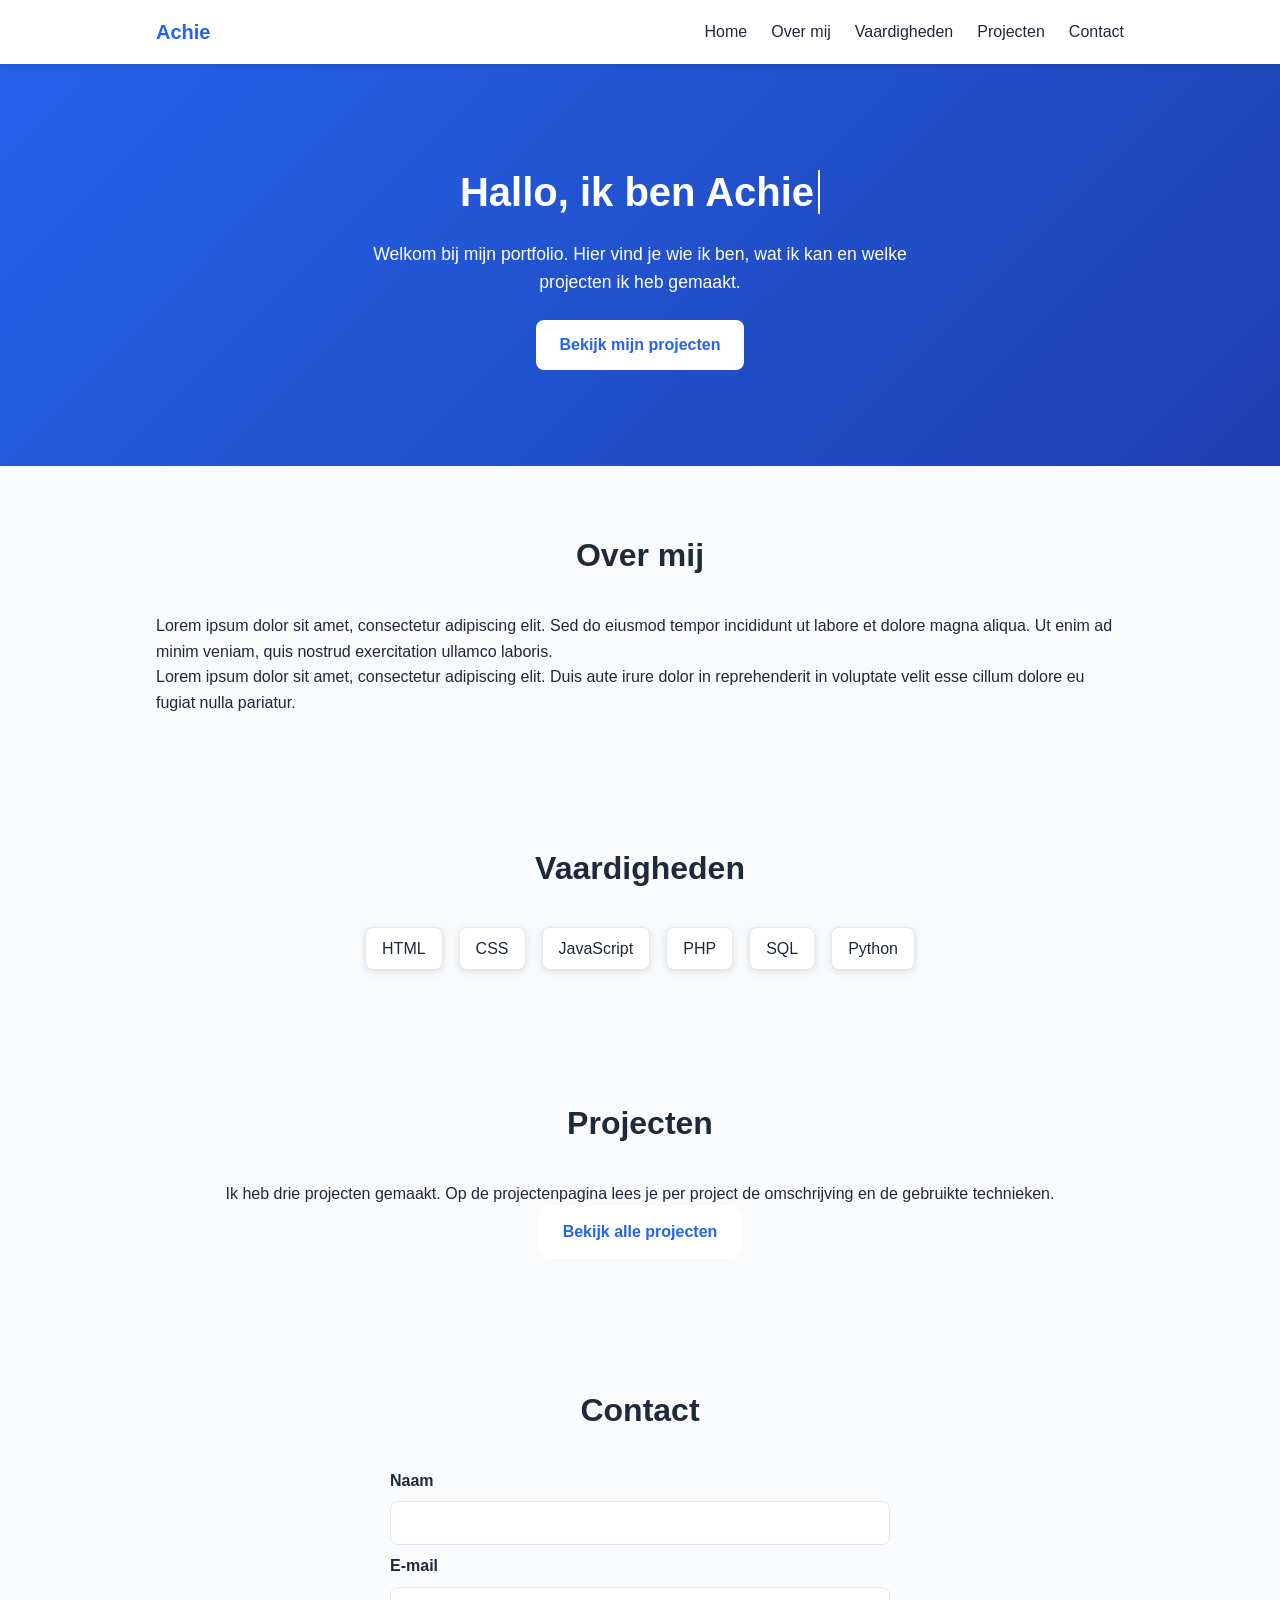
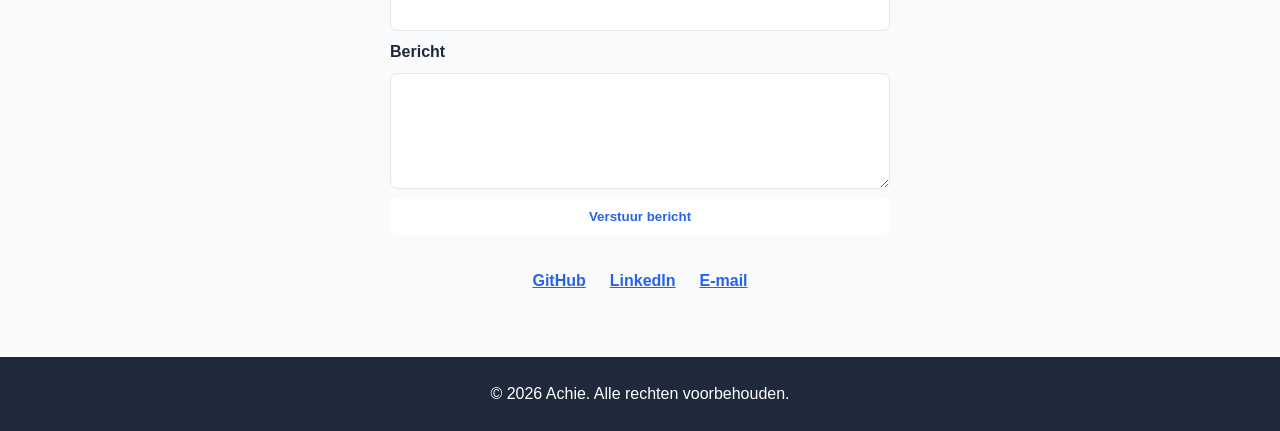
<file: index.html>
<!DOCTYPE html>
<html lang="nl">
  <head>
    <meta charset="UTF-8" />
    <meta name="viewport" content="width=device-width, initial-scale=1.0" />
    <title>Achie – Portfolio</title>
    <link rel="stylesheet" href="css/style.css" />
  </head>
  <body>
    <header class="site-header">
      <nav class="navbar">
        <a href="index.html" class="logo">Achie</a>

        <button
          class="menu-toggle"
          id="menu-toggle"
          aria-expanded="false"
          aria-controls="nav-menu"
          aria-label="Menu openen"
        >
          &#9776;
        </button>

        <ul class="nav-menu" id="nav-menu">
          <li><a href="index.html">Home</a></li>
          <li><a href="#over-mij">Over mij</a></li>
          <li><a href="#vaardigheden">Vaardigheden</a></li>
          <li><a href="projecten.html">Projecten</a></li>
          <li><a href="#contact">Contact</a></li>
        </ul>
      </nav>
    </header>

    <main>
      <section class="hero" id="home">
        <h1>Hallo, ik ben <span id="typing-text"></span></h1>
        <p>
          Welkom bij mijn portfolio. Hier vind je wie ik ben, wat ik kan en
          welke projecten ik heb gemaakt.
        </p>
        <a href="projecten.html" class="btn">Bekijk mijn projecten</a>
      </section>

      <section class="section" id="over-mij">
        <h2>Over mij</h2>
        <p>
          Lorem ipsum dolor sit amet, consectetur adipiscing elit. Sed do
          eiusmod tempor incididunt ut labore et dolore magna aliqua. Ut enim
          ad minim veniam, quis nostrud exercitation ullamco laboris.
        </p>
        <p>
          Lorem ipsum dolor sit amet, consectetur adipiscing elit. Duis aute
          irure dolor in reprehenderit in voluptate velit esse cillum dolore eu
          fugiat nulla pariatur.
        </p>
      </section>

      <section class="section" id="vaardigheden">
        <h2>Vaardigheden</h2>
        <div class="skills" id="skills-container"></div>
      </section>

      <section class="section" id="projecten-overzicht">
        <h2>Projecten</h2>
        <p style="text-align: center">
          Ik heb drie projecten gemaakt. Op de projectenpagina lees je per
          project de omschrijving en de gebruikte technieken.
        </p>
        <p style="text-align: center">
          <a href="projecten.html" class="btn">Bekijk alle projecten</a>
        </p>
      </section>

      <section class="section" id="contact">
        <h2>Contact</h2>

        <form id="contact-form" novalidate>
          <label for="naam">Naam</label>
          <input type="text" id="naam" name="naam" autocomplete="name" />

          <label for="email">E-mail</label>
          <input type="email" id="email" name="email" autocomplete="email" />

          <label for="bericht">Bericht</label>
          <textarea id="bericht" name="bericht" rows="5"></textarea>

          <button type="submit" class="btn">Verstuur bericht</button>
        </form>

        <p class="form-status" id="form-status" role="status"></p>

        <ul class="socials">
          <li>
            <a href="https://github.com/[jouw-gebruikersnaam]" target="_blank" rel="noopener">GitHub</a>
          </li>
          <li>
            <a href="https://linkedin.com/in/[jouw-gebruikersnaam]" target="_blank" rel="noopener">LinkedIn</a>
          </li>
          <li>
            <a href="mailto:[jouw-email@example.com]">E-mail</a>
          </li>
        </ul>
      </section>
    </main>

    <footer class="site-footer">
      <p>&copy; <span id="year"></span> Achie. Alle rechten voorbehouden.</p>
    </footer>

    <script src="js/script.js"></script>
  </body>
</html>
</file>
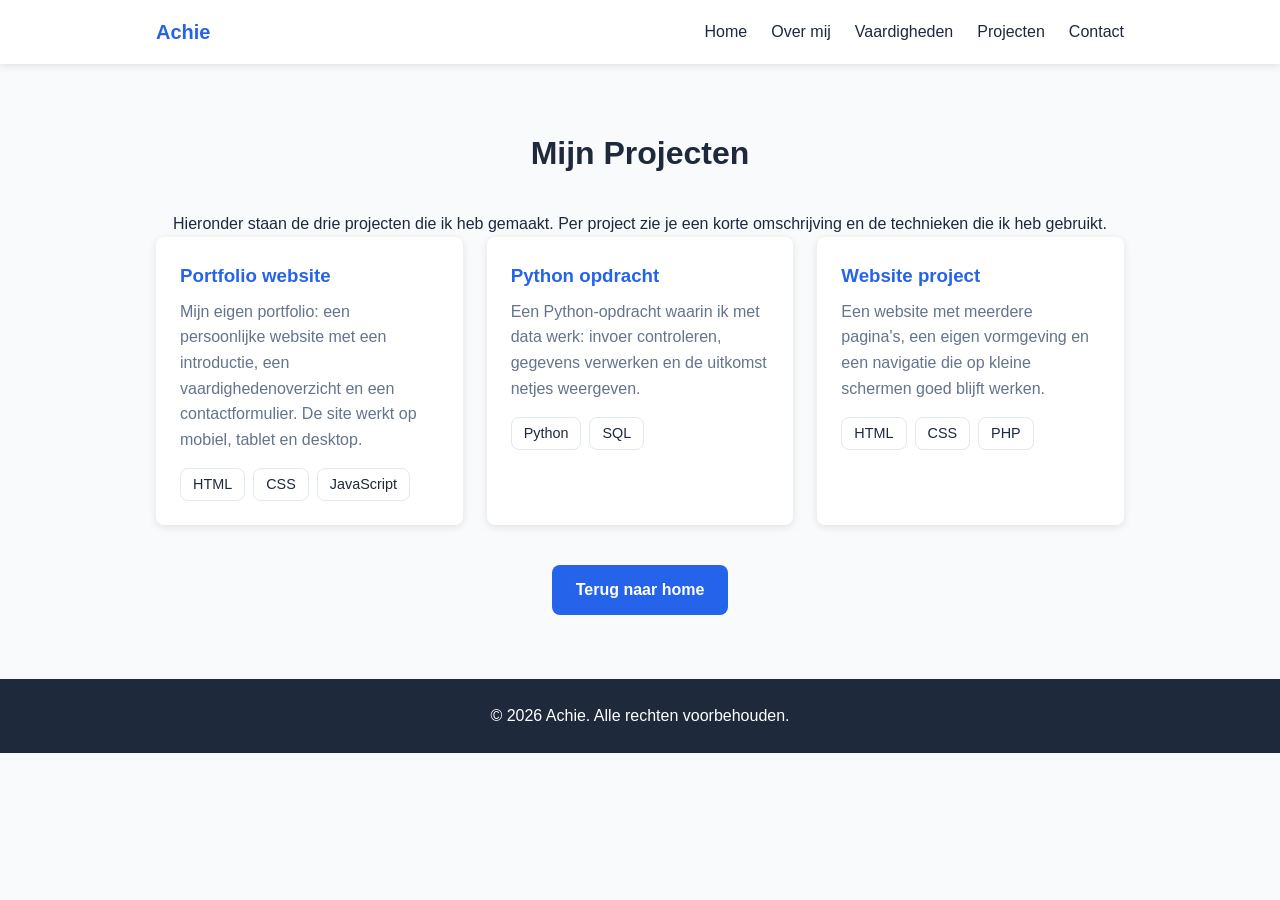
<file: projecten.html>
<!DOCTYPE html>
<html lang="nl">
  <head>
    <meta charset="UTF-8" />
    <meta name="viewport" content="width=device-width, initial-scale=1.0" />
    <title>Mijn Projecten – Achie</title>
    <link rel="stylesheet" href="css/style.css" />
  </head>
  <body>
    <header class="site-header">
      <nav class="navbar">
        <a href="index.html" class="logo">Achie</a>

        <button
          class="menu-toggle"
          id="menu-toggle"
          aria-expanded="false"
          aria-controls="nav-menu"
          aria-label="Menu openen"
        >
          &#9776;
        </button>

        <ul class="nav-menu" id="nav-menu">
          <li><a href="index.html">Home</a></li>
          <li><a href="index.html#over-mij">Over mij</a></li>
          <li><a href="index.html#vaardigheden">Vaardigheden</a></li>
          <li><a href="projecten.html" aria-current="page">Projecten</a></li>
          <li><a href="index.html#contact">Contact</a></li>
        </ul>
      </nav>
    </header>

    <main>
      <section class="section" id="projecten">
        <h2>Mijn Projecten</h2>
        <p class="text-center">
          Hieronder staan de drie projecten die ik heb gemaakt. Per project zie
          je een korte omschrijving en de technieken die ik heb gebruikt.
        </p>

        <div class="projects">
          <article class="project-card">
            <h3>Portfolio website</h3>
            <p>
              Mijn eigen portfolio: een persoonlijke website met een introductie,
              een vaardighedenoverzicht en een contactformulier. De site werkt op
              mobiel, tablet en desktop.
            </p>
            <ul class="card-skills">
              <li class="skill-tag">HTML</li>
              <li class="skill-tag">CSS</li>
              <li class="skill-tag">JavaScript</li>
            </ul>
          </article>

          <article class="project-card">
            <h3>Python opdracht</h3>
            <p>
              Een Python-opdracht waarin ik met data werk: invoer controleren,
              gegevens verwerken en de uitkomst netjes weergeven.
            </p>
            <ul class="card-skills">
              <li class="skill-tag">Python</li>
              <li class="skill-tag">SQL</li>
            </ul>
          </article>

          <article class="project-card">
            <h3>Website project</h3>
            <p>
              Een website met meerdere pagina's, een eigen vormgeving en een
              navigatie die op kleine schermen goed blijft werken.
            </p>
            <ul class="card-skills">
              <li class="skill-tag">HTML</li>
              <li class="skill-tag">CSS</li>
              <li class="skill-tag">PHP</li>
            </ul>
          </article>
        </div>

        <p class="text-center back-link">
          <a href="index.html" class="btn">Terug naar home</a>
        </p>
      </section>
    </main>

    <footer class="site-footer">
      <p>&copy; <span id="year"></span> Achie. Alle rechten voorbehouden.</p>
    </footer>

    <script src="js/script.js"></script>
  </body>
</html>
</file>
<file: css/style.css>
:root {
  --primary: #2563eb;
  --primary-dark: #1e40af;
  --bg: #f8fafc;
  --text: #1e293b;
  --muted: #64748b;
  --white: #ffffff;
  --radius: 8px;
  --shadow: 0 2px 8px rgba(0, 0, 0, 0.1);
}

* {
  margin: 0;
  padding: 0;
  box-sizing: border-box;
}

html {
  scroll-behavior: smooth;
}

body {
  font-family: "Segoe UI", Tahoma, Geneva, Verdana, sans-serif;
  color: var(--text);
  background: var(--bg);
  line-height: 1.6;
}

/* Header / navigatie */
.site-header {
  position: sticky;
  top: 0;
  z-index: 100;
  background: var(--white);
  box-shadow: var(--shadow);
}

.navbar {
  max-width: 1000px;
  margin: 0 auto;
  padding: 1rem;
  display: flex;
  align-items: center;
  justify-content: space-between;
}

.logo {
  font-size: 1.25rem;
  font-weight: 700;
  color: var(--primary);
  text-decoration: none;
}

.nav-menu {
  display: flex;
  gap: 1.5rem;
  list-style: none;
}

.nav-menu a {
  color: var(--text);
  text-decoration: none;
  transition: color 0.2s;
}

.nav-menu a:hover {
  color: var(--primary);
}

.menu-toggle {
  display: none;
  background: none;
  border: none;
  font-size: 1.5rem;
  cursor: pointer;
  color: var(--text);
}

/* Sections */
.section {
  max-width: 1000px;
  margin: 0 auto;
  padding: 4rem 1rem;
}

.section h2 {
  text-align: center;
  margin-bottom: 2rem;
  font-size: 2rem;
}

/* Hero */
.hero {
  background: linear-gradient(135deg, var(--primary), var(--primary-dark));
  color: var(--white);
  text-align: center;
  padding: 6rem 1rem;
}

.hero h1 {
  font-size: 2.5rem;
  margin-bottom: 1rem;
}

.hero p {
  font-size: 1.1rem;
  margin-bottom: 1.5rem;
  max-width: 600px;
  margin-inline: auto;
}

#typing-text {
  border-right: 2px solid var(--white);
  padding-right: 4px;
  animation: blink 0.8s step-end infinite;
}

@keyframes blink {
  50% {
    border-color: transparent;
  }
}

.btn {
  display: inline-block;
  padding: 0.75rem 1.5rem;
  background: var(--white);
  color: var(--primary);
  font-weight: 600;
  text-decoration: none;
  border-radius: var(--radius);
  border: none;
  cursor: pointer;
  transition: transform 0.2s, background 0.2s;
}

.btn:hover {
  transform: translateY(-2px);
  background: #e2e8f0;
}

/* Vaardigheden */
.skills {
  display: flex;
  flex-wrap: wrap;
  gap: 1rem;
  justify-content: center;
}

.skill-tag {
  background: var(--white);
  border: 1px solid #e2e8f0;
  border-radius: var(--radius);
  padding: 0.5rem 1rem;
  box-shadow: var(--shadow);
}

/* Projecten */
.projects {
  display: grid;
  grid-template-columns: repeat(auto-fit, minmax(280px, 1fr));
  gap: 1.5rem;
}

.project-card {
  background: var(--white);
  border-radius: var(--radius);
  box-shadow: var(--shadow);
  padding: 1.5rem;
  transition: transform 0.2s;
}

.project-card:hover {
  transform: translateY(-4px);
}

.project-card h3 {
  color: var(--primary);
  margin-bottom: 0.5rem;
}

.project-card p {
  color: var(--muted);
  margin-bottom: 1rem;
}

.project-card a {
  color: var(--primary);
  font-weight: 600;
}

/* Techniekjes binnen een projectkaart */
.card-skills {
  display: flex;
  flex-wrap: wrap;
  gap: 0.5rem;
  list-style: none;
  margin-top: 1rem;
  padding: 0;
}

.card-skills .skill-tag {
  padding: 0.25rem 0.75rem;
  font-size: 0.9rem;
  box-shadow: none;
}

.text-center {
  text-align: center;
}

.back-link {
  margin-top: 2.5rem;
}

.back-link .btn {
  background: var(--primary);
  color: var(--white);
}

.back-link .btn:hover {
  background: var(--primary-dark);
}

/* Contactformulier */
#contact-form {
  max-width: 500px;
  margin: 0 auto 2rem;
  display: flex;
  flex-direction: column;
  gap: 0.5rem;
}

#contact-form input,
#contact-form textarea {
  padding: 0.75rem;
  border: 1px solid #e2e8f0;
  border-radius: var(--radius);
  font-family: inherit;
  font-size: 1rem;
}

#contact-form label {
  font-weight: 600;
}

.form-status {
  text-align: center;
  margin-top: 0.5rem;
}

.form-status.success {
  color: #16a34a;
}

.form-status.error {
  color: #dc2626;
}

/* Socials */
.socials {
  display: flex;
  justify-content: center;
  gap: 1.5rem;
  list-style: none;
}

.socials a {
  color: var(--primary);
  font-weight: 600;
}

/* Footer */
.site-footer {
  background: var(--text);
  color: var(--white);
  text-align: center;
  padding: 1.5rem;
}

/* Responsief */
@media (max-width: 640px) {
  .menu-toggle {
    display: block;
  }

  .nav-menu {
    display: none;
    flex-direction: column;
    width: 100%;
    padding: 1rem 0;
  }

  .nav-menu.open {
    display: flex;
  }
}
</file>
